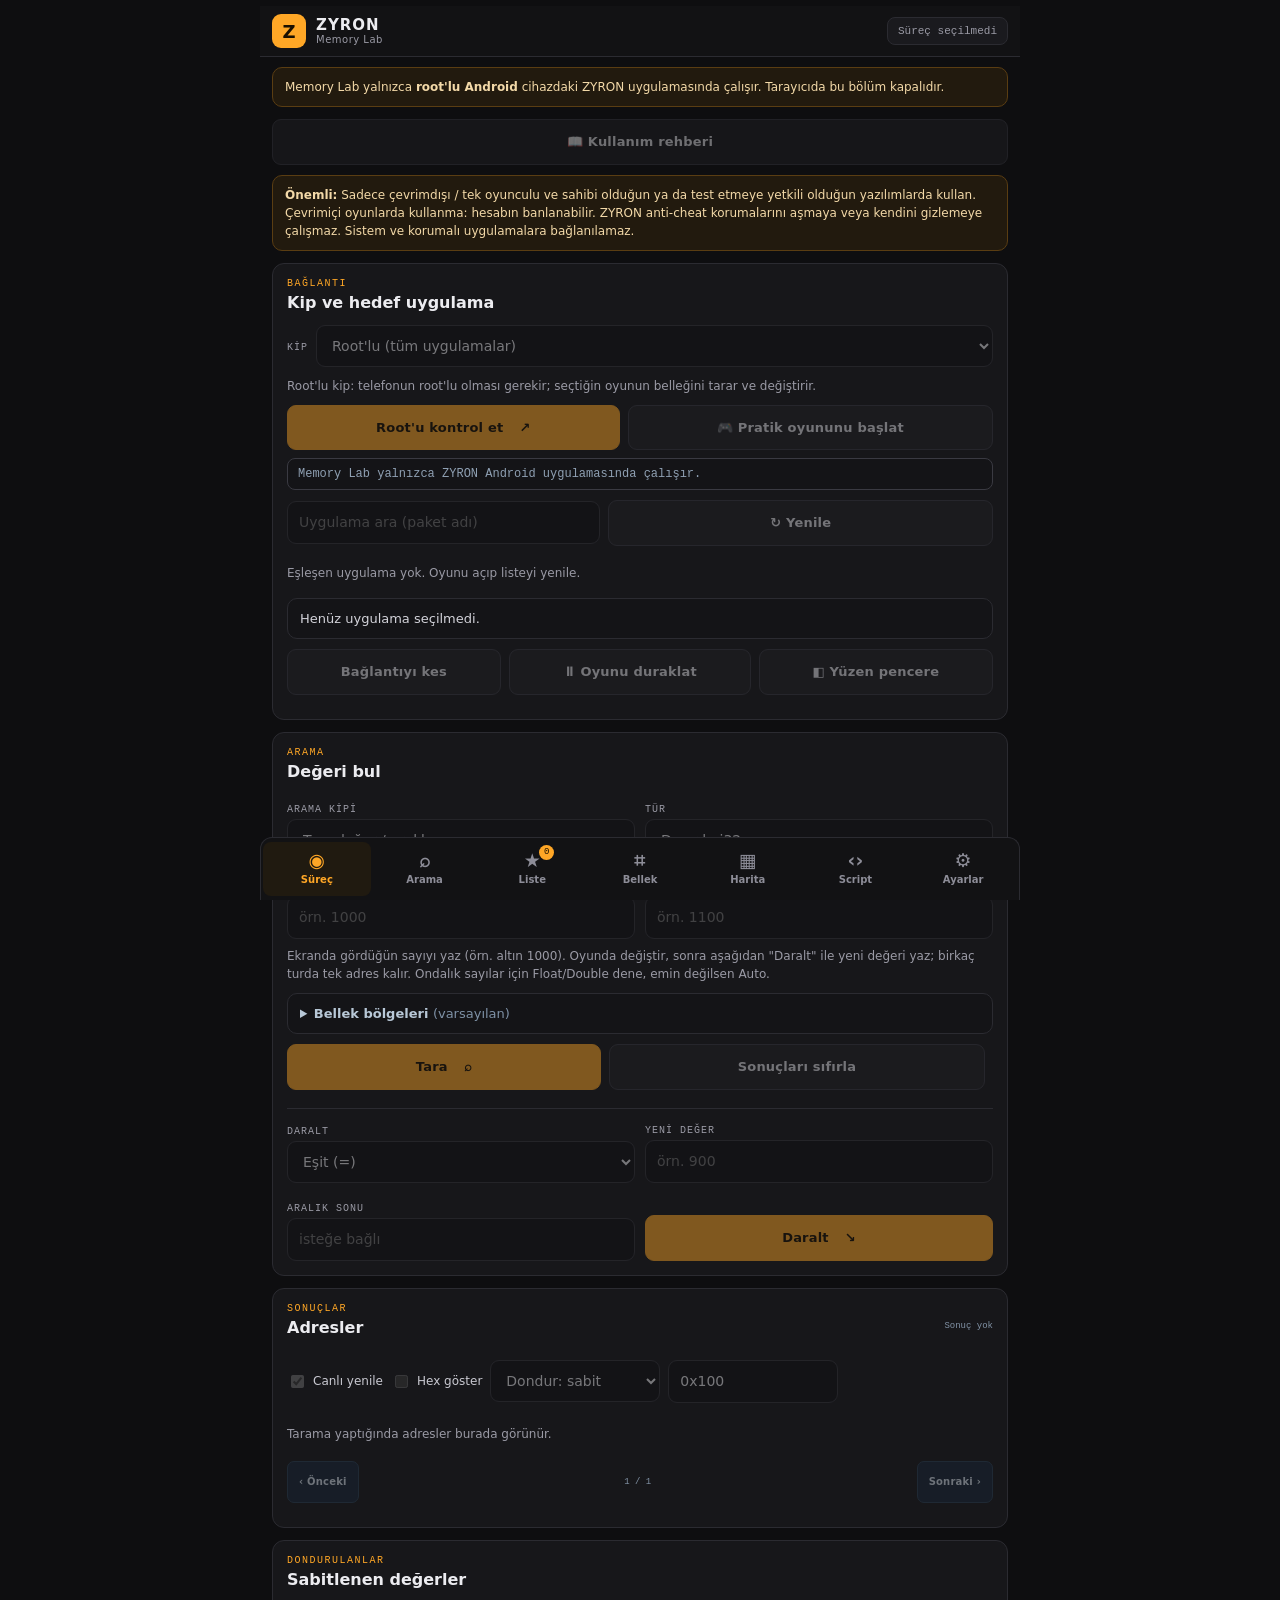
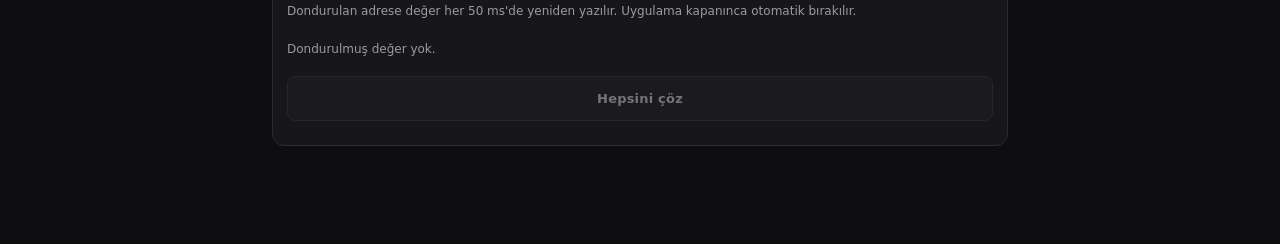
<file: index.html>
<!doctype html><html lang="tr"><head><meta charset="utf-8"><meta name="viewport" content="width=device-width,initial-scale=1"><meta http-equiv="refresh" content="0;url=./web/"><title>ZYRON</title></head><body><p>ZYRON açılıyor… <a href="./web/">Devam et</a></p><script>location.replace('./web/')</script></body></html>
</file>
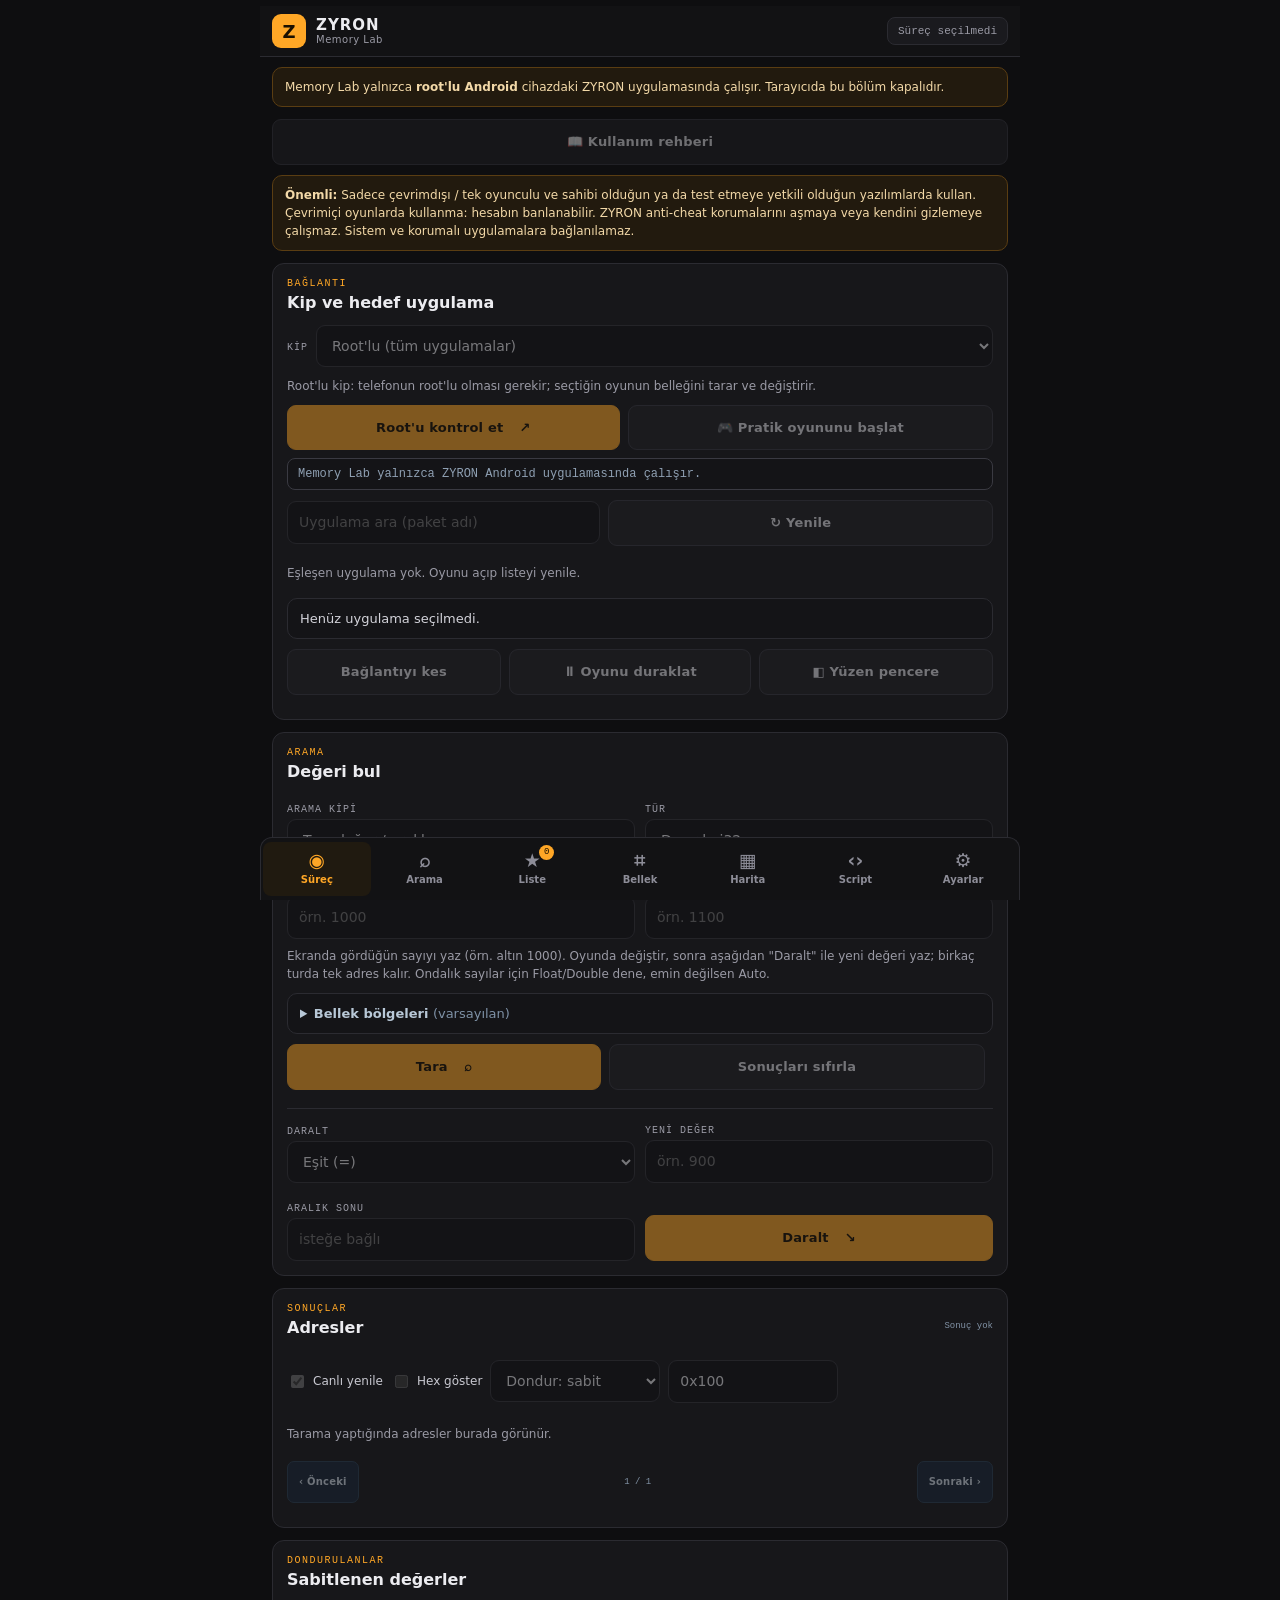
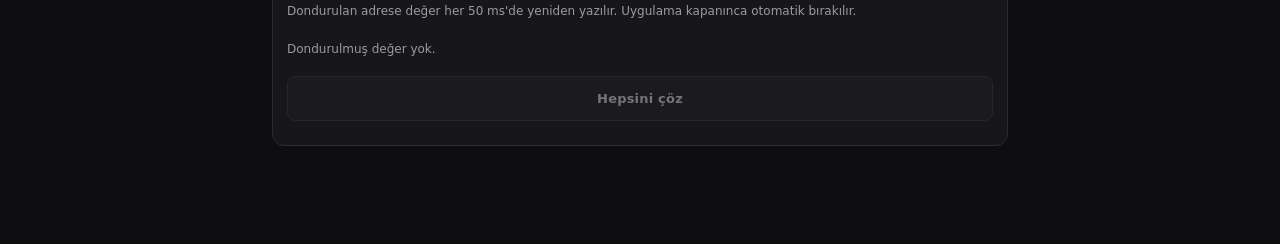
<file: web/index.html>
<!doctype html>
<html lang="tr">
<head>
<meta charset="utf-8"><meta name="viewport" content="width=device-width,initial-scale=1,viewport-fit=cover">
<meta name="theme-color" content="#0e0e10"><meta name="description" content="ZYRON Memory Lab — Game Guardian tarzı bellek aracı (root gerekir).">
<link rel="manifest" href="./manifest.webmanifest"><link rel="icon" href="./icon.svg"><link rel="stylesheet" href="./styles.css">
<title>ZYRON Memory Lab</title>
</head>
<body class="gg">
<main id="memlab" class="view active">
<header class="gg-top"><span class="gg-logo">Z</span><div class="gg-title"><b>ZYRON</b><small>Memory Lab</small></div><div class="gg-proc" id="ml-topproc">Süreç seçilmedi</div></header>
<div class="ml-banner" id="ml-banner" hidden>Memory Lab yalnızca <b>root'lu Android</b> cihazdaki ZYRON uygulamasında çalışır. Tarayıcıda bu bölüm kapalıdır.</div>

<div class="ml-panel active" id="ml-p-proc">
<div class="ml-line"><button class="btn-ghost" type="button" data-open-tab="guide">📖 Kullanım rehberi</button></div>
<div class="ml-warning ml-hide-overlay"><b>Önemli:</b> Sadece çevrimdışı / tek oyunculu ve sahibi olduğun ya da test etmeye yetkili olduğun yazılımlarda kullan. Çevrimiçi oyunlarda kullanma: hesabın banlanabilir. ZYRON anti-cheat korumalarını aşmaya veya kendini gizlemeye çalışmaz. Sistem ve korumalı uygulamalara bağlanılamaz.</div>

<article class="surface-card ml-card" id="ml-step-1">
<div class="eyebrow">BAĞLANTI</div><h3>Kip ve hedef uygulama</h3>
<div class="ml-line"><label class="cpm-label" for="ml-mode">KİP</label><select class="cpm-input" id="ml-mode"><option value="root">Root'lu (tüm uygulamalar)</option><option value="user">Rootsuz (pratik oyunu)</option></select></div>
<p class="fine" id="ml-mode-note">Root'lu kip: telefonun root'lu olması gerekir; seçtiğin oyunun belleğini tarar ve değiştirir.</p>
<div class="ml-line"><button class="btn-primary" id="ml-root" type="button">Root'u kontrol et <span>↗</span></button><button class="btn-ghost" id="ml-practice" type="button" hidden>🎮 Pratik oyununu başlat</button><span class="ml-status" id="ml-status" role="status">…</span></div>
<div class="ml-line"><input class="cpm-input" id="ml-proc-q" placeholder="Uygulama ara (paket adı)" data-needs-root><button class="btn-ghost" id="ml-proc-refresh" type="button" data-needs-root>↻ Yenile</button></div>
<div class="ml-procs" id="ml-procs"></div>
<div class="ml-attached" id="ml-attached">Henüz uygulama seçilmedi.</div>
<div class="ml-line"><button class="btn-ghost" id="ml-detach" type="button" hidden>Bağlantıyı kes</button><button class="btn-ghost" id="ml-pause" type="button" data-needs-root title="Oyunu dondurur; arama yaparken değerlerin değişmesini engeller">⏸ Oyunu duraklat</button><button class="btn-ghost" id="ml-float" type="button" hidden>◧ Yüzen pencere</button></div>
</article>

</div>
<div class="ml-panel active" id="ml-p-search">
<article class="surface-card ml-card" id="ml-step-3"><div class="eyebrow">ARAMA</div><h3>Değeri bul</h3>
<div class="ml-grid">
<div><label class="cpm-label" for="ml-smode">ARAMA KİPİ</label><select class="cpm-input" id="ml-smode" data-needs-root><option value="exact">Tam değer / aralık</option><option value="fuzzy">Bulanık (bilinmeyen değer)</option><option value="group">Grup (100;200;300::512)</option><option value="text">Metin</option><option value="bytes">Bayt dizisi (hex)</option></select></div>
<div><label class="cpm-label" for="ml-type">TÜR</label><select class="cpm-input" id="ml-type" data-needs-root><option value="auto">Auto</option><option value="i32" selected>Dword · i32</option><option value="f32">Float · f32</option><option value="i64">Qword · i64</option><option value="f64">Double · f64</option><option value="i16">Word · i16</option><option value="i8">Byte · i8</option><option value="xor">XOR</option></select></div>
<div><label class="cpm-label" for="ml-value" id="ml-value-label">DEĞER</label><input class="cpm-input" id="ml-value" inputmode="text" autocomplete="off" placeholder="örn. 1000" data-needs-root></div>
<div id="ml-value2-wrap"><label class="cpm-label" for="ml-value2">ARALIK SONU (isteğe bağlı)</label><input class="cpm-input" id="ml-value2" inputmode="decimal" placeholder="örn. 1100" data-needs-root></div>
<div id="ml-enc-wrap" hidden><label class="cpm-label" for="ml-enc">KODLAMA</label><select class="cpm-input" id="ml-enc" data-needs-root><option value="utf8">UTF-8</option><option value="utf16">UTF-16 (LE)</option></select></div>
</div>
<p class="fine" id="ml-hint">Ekranda gördüğün sayıyı yaz (örn. altın 1000). Oyunda değiştir, sonra aşağıdan "Daralt" ile yeni değeri yaz; birkaç turda tek adres kalır. Ondalık sayılar için Float/Double dene, emin değilsen Auto.</p>
<details class="ml-regions-box"><summary>Bellek bölgeleri <span id="ml-regions-sum">(varsayılan)</span></summary><div id="ml-regions" class="ml-regions"></div><p class="fine">Aramayı hızlandırmak için sadece gerekli bölgeleri seç. Çoğu oyun değeri C++ yığını (Ch), Ca, Anonim (A) veya Java yığınında (Ja) tutar. Kod bölgeleri (Xa/Xs) yalnızca okunur; oralara yazılmaz.</p></details>
<div class="ml-line"><button class="btn-primary" id="ml-scan" type="button" data-needs-root>Tara <span>⌕</span></button><button class="btn-ghost" id="ml-reset" type="button" data-needs-root>Sonuçları sıfırla</button><span class="fine" id="ml-busy" role="status"></span></div>
<div class="ml-grid ml-next">
<div><label class="cpm-label" for="ml-rmode">DARALT</label><select class="cpm-input" id="ml-rmode" data-needs-root><option value="eq">Eşit (=)</option><option value="ne">Eşit değil (≠)</option><option value="gt">Büyük (&gt;)</option><option value="lt">Küçük (&lt;)</option><option value="changed">Değişti</option><option value="unchanged">Değişmedi</option><option value="inc">Arttı</option><option value="dec">Azaldı</option><option value="incby">Şu kadar arttı</option><option value="decby">Şu kadar azaldı</option></select></div>
<div><label class="cpm-label" for="ml-nvalue">YENİ DEĞER</label><input class="cpm-input" id="ml-nvalue" inputmode="decimal" placeholder="örn. 900" data-needs-root></div>
<div><label class="cpm-label" for="ml-nvalue2">ARALIK SONU</label><input class="cpm-input" id="ml-nvalue2" inputmode="decimal" placeholder="isteğe bağlı" data-needs-root></div>
<div class="ml-align"><button class="btn-primary" id="ml-next" type="button" data-needs-root>Daralt <span>↘</span></button></div>
</div></article>

<article class="surface-card ml-card"><div class="card-heading"><div><div class="eyebrow">SONUÇLAR</div><h3>Adresler</h3></div><span class="subtle-count" id="ml-count">Sonuç yok</span></div>
<div class="ml-line ml-tools">
<label class="ml-live"><input type="checkbox" id="ml-live" checked data-needs-root> Canlı yenile</label>
<label class="ml-live"><input type="checkbox" id="ml-hexdisp" data-needs-root> Hex göster</label>
<select class="cpm-input ml-small" id="ml-fmode" data-needs-root title="Dondurma kipi"><option value="n">Dondur: sabit</option><option value="inc">Dondur: yalnız artabilir</option><option value="dec">Dondur: yalnız azalabilir</option></select>
<input class="cpm-input ml-small" id="ml-ptr-off" value="0x100" aria-label="İşaretçi arama azami ofset" title="İşaretçi arama için azami ofset" data-needs-root>
</div>
<div id="ml-results" class="ml-results"></div>
<div class="ml-line ml-pager"><button class="btn-ghost" id="ml-prev" type="button" data-needs-root>‹ Önceki</button><span class="subtle-count" id="ml-page">1 / 1</span><button class="btn-ghost" id="ml-nextpage" type="button" data-needs-root>Sonraki ›</button></div>
<div class="ml-bulk" id="ml-bulk" hidden>
<div class="ml-line"><button class="btn-ghost" id="ml-saveall" type="button" data-needs-root>Sayfadakileri kayıtlı listeye ekle</button></div>
<label class="cpm-label" for="ml-setall-value">TÜM SONUÇLARA YAZ (en fazla 2000 adres)</label><div class="ml-line"><input class="cpm-input" id="ml-setall-value" inputmode="decimal" placeholder="yazılacak değer" data-needs-root><button class="btn-ghost" id="ml-setall-btn" type="button" data-needs-root>Hepsine yaz</button></div>
<label class="cpm-label" for="ml-shift">OFSET EKLE (sonuç adreslerini kaydır)</label><div class="ml-line"><input class="cpm-input ml-small" id="ml-shift" value="4" inputmode="numeric" data-needs-root><select class="cpm-input ml-small" id="ml-shift-type" data-needs-root><option value="">tür aynı</option><option value="i32">i32</option><option value="f32">f32</option><option value="i64">i64</option><option value="f64">f64</option><option value="i16">i16</option><option value="i8">i8</option></select><button class="btn-ghost" id="ml-shift-btn" type="button" data-needs-root>Ofseti uygula</button></div>
</div>
</article>
<article class="surface-card ml-card"><div class="eyebrow">DONDURULANLAR</div><h3>Sabitlenen değerler</h3><p class="cpm-help">Dondurulan adrese değer her 50 ms'de yeniden yazılır. Uygulama kapanınca otomatik bırakılır.</p><div class="profile-list" id="ml-frozen"></div><div class="ml-line"><button class="btn-ghost" id="ml-unfreeze-all" type="button" data-needs-root>Hepsini çöz</button></div></article>
</div>

<div class="ml-panel" id="ml-p-saved">
<article class="surface-card ml-card"><div class="eyebrow">KAYITLI LİSTE</div><h3>Sık kullandığın adresler</h3>
<p class="cpm-help" id="ml-saved-note">Sonuçlardan ＋ ile buraya ekle: adı değiştir, değeri düzenle, dondur. Adresler yalnızca oyun kapanana kadar geçerlidir.</p>
<div class="ml-line"><button class="btn-ghost" id="ml-saved-freezeall" type="button" data-needs-root>Hepsini dondur</button><button class="btn-ghost" id="ml-saved-unfreezeall" type="button" data-needs-root>Hepsini çöz</button><button class="btn-ghost" id="ml-saved-export" type="button">↓ JSON</button><label class="btn-ghost file-pick">↑ JSON<input id="ml-saved-import" type="file" accept=".json,application/json"></label><button class="btn-ghost danger" id="ml-saved-clear" type="button">Temizle</button></div>
<div id="ml-saved" class="ml-results"></div></article>
</div>

<div class="ml-panel" id="ml-p-hex">
<article class="surface-card ml-card"><div class="eyebrow">BELLEK DÜZENLEYİCİ</div><h3>Hex görüntüleyici</h3>
<div class="ml-line"><input class="cpm-input" id="ml-hex-addr" placeholder="Adres, örn. 0x7ff0a123c0" data-needs-root><select class="cpm-input ml-small" id="ml-hex-len" data-needs-root><option value="128">128 B</option><option value="256" selected>256 B</option><option value="512">512 B</option></select><button class="btn-primary" id="ml-hex-go" type="button" data-needs-root>Git</button></div>
<div class="ml-line"><button class="btn-ghost" id="ml-hex-prev" type="button" data-needs-root>‹ Önceki</button><button class="btn-ghost" id="ml-hex-next" type="button" data-needs-root>Sonraki ›</button></div>
<div class="ml-hexview" id="ml-hexview"><p class="fine">Bir adres yazıp "Git"e bas, ya da sonuçlardan "Hex" seç.</p></div>
<div class="ml-hexsel" id="ml-hex-sel">Seçili bayt yok. Bir baytın üstüne dokun.</div>
<div class="ml-hexvals" id="ml-hex-vals"></div>
<label class="cpm-label" for="ml-hex-write">SEÇİLİ ADRESE BAYT YAZ (hex, en fazla 64 bayt)</label>
<div class="ml-line"><input class="cpm-input" id="ml-hex-write" placeholder="örn. 90 90 90 90" data-needs-root><button class="btn-ghost" id="ml-hex-write-btn" type="button" data-needs-root>Yaz</button></div>
</article>
<article class="surface-card ml-card"><div class="eyebrow">BELLEK DÖKÜMÜ</div><h3>Görüntülenen adresten dosyaya</h3><p class="cpm-help">Dosya uygulamanın dışa açık klasörüne yazılır; yolu aşağıda görünür.</p>
<div class="ml-line"><select class="cpm-input ml-small" id="ml-dump-len" data-needs-root><option value="4096">4 KB</option><option value="65536">64 KB</option><option value="1048576">1 MB</option><option value="16777216">16 MB</option></select><input class="cpm-input" id="ml-dump-name" placeholder="dosya adı (örn. dump1.bin)" data-needs-root><button class="btn-ghost" id="ml-dump-btn" type="button" data-needs-root>Dökümü kaydet</button></div>
<div class="ml-hexsel" id="ml-dump-result"></div></article>
</div>

<div class="ml-panel" id="ml-p-maps">
<article class="surface-card ml-card"><div class="eyebrow">BELLEK HARİTASI</div><h3>Bölgeler</h3>
<div class="ml-line"><select class="cpm-input ml-small" id="ml-maps-filter" data-needs-root><option value="">Tüm bölgeler</option></select><button class="btn-ghost" id="ml-maps-refresh" type="button" data-needs-root>↻ Yenile</button><button class="btn-ghost" id="ml-maps-more" type="button" data-needs-root hidden>Daha fazla</button></div>
<div id="ml-maps" class="ml-maps"></div></article>
</div>

<div class="ml-panel" id="ml-p-script">
<article class="surface-card ml-card"><div class="eyebrow">SCRIPT</div><h3>JavaScript ile otomasyon</h3>
<p class="cpm-help">Game Guardian'ın <code>gg</code> API'si. <b>Lua</b> (Lua 5.3'ün büyük bir alt kümesi, GG scriptleri gibi senkron yazılır) veya <b>JavaScript</b> (<code>await</code> ile) seç. Yalnızca kendi yazdığın veya güvendiğin scriptleri çalıştır: script bağlı uygulamanın belleğine yazabilir.</p>
<div class="ml-line"><select class="cpm-input ml-small" id="ml-script-lang" aria-label="Script dili"><option value="lua" selected>Lua</option><option value="js">JavaScript</option></select><select class="cpm-input" id="ml-script-sel"></select><input class="cpm-input" id="ml-script-name" placeholder="script adı" maxlength="40"><button class="btn-ghost" id="ml-script-save" type="button">Kaydet</button><button class="btn-ghost danger" id="ml-script-del" type="button">Sil</button></div>
<textarea class="ml-code" id="ml-script-code" spellcheck="false" autocapitalize="off" autocomplete="off" rows="14"></textarea>
<div class="ml-line"><button class="btn-primary" id="ml-script-run" type="button" data-needs-root>▶ Çalıştır</button><button class="btn-ghost" id="ml-script-stop" type="button" disabled>■ Durdur</button><button class="btn-ghost" id="ml-script-clear" type="button">Konsolu temizle</button></div>
<pre class="ml-console" id="ml-script-out" role="log">Konsol hazır.</pre>
<details class="ml-api"><summary>gg API başvurusu</summary><pre class="ml-apitext">Tüm gg.* çağrıları Promise döner: await kullan. print(...) konsola yazar.

Sabitler
  gg.TYPE_AUTO TYPE_BYTE TYPE_WORD TYPE_DWORD TYPE_QWORD TYPE_FLOAT TYPE_DOUBLE TYPE_XOR
  gg.REGION_ANONYMOUS C_HEAP C_ALLOC C_DATA C_BSS JAVA_HEAP JAVA STACK ASHMEM VIDEO CODE_APP CODE_SYS OTHER (| ile birleştir)
  gg.SIGN_EQUAL NOT_EQUAL GREATER LESS FUZZY_EQUAL FUZZY_NOT_EQUAL FUZZY_GREATER FUZZY_LESS

Arama
  gg.setRanges(maske) / gg.getRanges()
  gg.searchNumber(metin, tür=AUTO, _, işaret=EQUAL)   metin: "100", "10~20", "100;200;300::512" (grup, harf eki: D=dword F=float E=double Q=qword W=word B=byte)
  gg.refineNumber(metin, tür, _, işaret)               işaret: EQUAL, NOT_EQUAL, GREATER, LESS, FUZZY_*
  gg.searchFuzzy(fark=0, işaret=FUZZY_EQUAL, tür=AUTO)
  gg.searchPointer(azamiOfset)                         (ilk sonuç için)
  gg.getResultsCount() / gg.getResults(adet, atla)     [{address,value,flags}]
  gg.clearResults()

Düzenleme
  gg.editAll(değer, tür)  gg.getValues(liste)  gg.setValues([{address,flags,value,freeze:true,freezeMode:'inc'|'dec'}])
  gg.addListItems(liste)  gg.getListItems()  gg.removeListItems(liste)  gg.clearList()

Süreç ve diğer
  gg.getTargetInfo()  gg.getTargetPackage()  gg.processPause()  gg.processResume()
  gg.getRangesList()  gg.dumpMemory(başlangıç, bitiş)
  gg.sleep(ms)  gg.toast(m)  gg.alert(m)  gg.prompt(m, varsayılan)  gg.choice(liste, _, m)  gg.copyText(m)

Farklar: Lua yerine JavaScript. Bellek aralığı (from/to) ve limit parametreleri yok sayılır. ASM/disassembler ve hız hilesi desteklenmez.</pre></details>
</article>
</div>
<div class="ml-panel" id="ml-p-guide">
<article class="surface-card ml-card"><div class="card-heading"><div><div class="eyebrow">REHBER</div><h3>Nasıl kullanılır?</h3></div><button class="btn-ghost" type="button" data-open-tab="proc">‹ Geri</button></div>
<p class="fine">Başlıklara dokunup aç. Root'lu telefon gerekir; çevrimiçi oyunlarda kullanma.</p>
<details class="ml-guide" open><summary>1 · Kurulum ve root</summary><ol><li>APK'yı GitHub'da <b>Releases → latest → zyron-memory-lab.apk</b> adresinden indir, kur ("bilinmeyen kaynak" iznini ver).</li><li>Telefon <b>root'lu</b> olmalı (Magisk gibi). Root yoksa bu bölüm çalışmaz.</li></ol></details>
<details class="ml-guide"><summary>2 · Oyuna bağlanma</summary><ol><li><b>Süreç</b> sekmesinde <b>Root'u kontrol et</b>'e bas, Magisk'te <b>Ver</b>.</li><li>Oyunu aç, ZYRON'a dön, <b>Yenile</b>'ye bas.</li><li>Listeden oyunu seç. Üstte adı görünür ve Arama açılır.</li></ol></details>
<details class="ml-guide"><summary>3 · Değer bulma (altın 1000 örneği)</summary><ol><li><b>Arama</b>: Tür Dword, Değer <code>1000</code>, <b>Tara</b>.</li><li>Oyunda altını değiştir (900 oldu). <b>Daralt</b>'ta Değer <code>900</code>, <b>Daralt</b>.</li><li>1–3 adres kalana kadar tekrarla.</li><li>Değeri yazıp <b>Yaz</b>'a bas. Sabit kalsın istersen <b>❄</b>.</li></ol><p class="fine">Küsuratlı sayı: Float. Çok büyük sayı: Qword. Emin değilsen Auto.</p></details>
<details class="ml-guide"><summary>4 · Değeri bilmiyorsan (bulanık)</summary><ol><li>Arama kipi <b>Bulanık</b> → <b>Tara</b>.</li><li>Oyunda değeri değiştir (azalt/artır).</li><li><b>Daralt</b>'ta Arttı / Azaldı / Değişti / Değişmedi seç. Tekrarla.</li></ol></details>
<details class="ml-guide"><summary>5 · Dondurma</summary><p class="fine">❄ değeri her 50 ms'de yeniden yazar. Kipler: <b>sabit</b>, <b>yalnız artabilir</b> (can/para düşmesin), <b>yalnız azalabilir</b>. Dondurulanlar sayfanın altında listelenir; uygulama kapanınca bırakılır.</p></details>
<details class="ml-guide"><summary>6 · Liste, Bellek, Harita</summary><ul><li><b>Liste:</b> ＋ ile ekle, adlandır, düzenle, dondur, dışa/içe aktar.</li><li><b>Bellek:</b> adresi hex olarak gör, bayta dokun, bayt yaz, dosyaya dök.</li><li><b>Harita:</b> bellek bölgeleri; dokununca Bellek'te açılır.</li><li>Sonuçta <b>⋯</b>: işaretçi ara / işaretçiye git.</li></ul></details>
<details class="ml-guide"><summary>7 · Script (Lua / JavaScript)</summary><p class="fine"><b>Script</b> sekmesinde dili (<b>Lua</b> veya JavaScript) ve bir şablonu seç, <b>Çalıştır</b>. Lua scriptleri GG gibi yazılır: <code>gg.searchNumber('1000', gg.TYPE_DWORD)</code>, <code>gg.getResults(10)</code>, <code>gg.editAll('99999', gg.TYPE_DWORD)</code>. Lua 5.3'ün büyük bir alt kümesidir; 64 bit tamsayı ve karmaşık <code>goto</code> yoktur. Yalnızca güvendiğin scriptleri çalıştır.</p></details>
<details class="ml-guide"><summary>8 · Yüzen pencere</summary><ol><li>Önce ana uygulamada root'u ve oyunu seç.</li><li><b>Süreç</b>'te <b>Yüzen pencere</b>'ye bas; "diğer uygulamaların üzerinde göster" ve bildirim izni ver, tekrar bas.</li><li>Oyunda <b>Z</b> baloncuğuna dokun: panel açılır. Başlıktan sürükle, — küçült, ✕ kapat.</li></ol></details>
<details class="ml-guide"><summary>9 · Sorun giderme</summary><ul><li><b>Root alınamadı:</b> Magisk'te ZYRON'a izin ver.</li><li><b>Liste boş:</b> önce oyunu aç, sonra Yenile.</li><li><b>Bulunamadı:</b> türü değiştir, bölgeleri genişlet, değeri ekrandaki gibi yaz.</li><li><b>Değer geri dönüyor:</b> ❄ ile dondur. Çevrimiçi oyunda sunucu geri alır.</li><li><b>Oyun donuk:</b> Süreç'te <b>Oyunu sürdür</b>.</li></ul></details>
<details class="ml-guide"><summary>10 · Uyarılar</summary><p class="fine">Yalnızca çevrimdışı veya sahibi olduğun yazılımlarda kullan. Çevrimiçi oyunlarda hesabın banlanır. Hız hilesi, gizlenme, ASM yama ve Lua yok. Sistem ve korumalı uygulamalara bağlanılamaz.</p></details>
</article></div>
<div class="ml-panel" id="ml-p-settings">
<article class="surface-card ml-card"><div class="eyebrow">AYARLAR</div><h3>Veriler</h3>
<div class="ml-line"><button class="btn-ghost" type="button" data-open-tab="guide">📖 Kullanım rehberi</button></div>
<div class="ml-line"><button class="btn-ghost" id="ml-set-clear-saved" type="button">Kayıtlı listeyi temizle</button><button class="btn-ghost" id="ml-set-clear-scripts" type="button">Kayıtlı scriptleri sil</button></div>
<p class="fine">Kayıtlı liste ve scriptler yalnızca bu cihazda, uygulamanın içinde saklanır.</p></article>
<article class="surface-card ml-card"><div class="eyebrow">DESTEKLENENLER</div><h3>Ne yapabilir?</h3>
<ul class="ml-feat">
<li>Tam değer, aralık, bulanık, grup, metin, bayt, XOR ve Auto arama</li>
<li>Daralt: eşit, eşit değil, büyük, küçük, değişti, değişmedi, arttı, azaldı, kadar arttı/azaldı</li>
<li>Değer yaz, toplu yaz, dondur (sabit / yalnız artsın / yalnız azalsın), ofset kaydır</li>
<li>İşaretçi ara ve işaretçiye git</li>
<li>Kayıtlı liste (dışa/içe aktar), hex görüntüleyici ve bayt yazma, bellek haritası, bellek dökümü</li>
<li>Oyunu duraklat / sürdür, yüzen pencere</li>
<li><b>Lua 5.3 alt kümesi</b> ve JavaScript ile GG tarzı <code>gg</code> script API'si</li>
</ul></article>
<article class="surface-card ml-card"><div class="eyebrow">DESTEKLENMEYENLER</div><h3>Bilerek yok</h3>
<ul class="ml-feat"><li>Hız hilesi</li><li>Kendini gizleme ve anti-cheat atlatma</li><li>ASM yama / disassembler</li><li>Tam Lua uyumu (64 bit tamsayı, goto, string.pack gibi kısımlar yok)</li></ul></article>
<article class="surface-card ml-card"><div class="eyebrow">HAKKINDA</div><h3>ZYRON Memory Lab <span class="ml-ver">v2.0</span></h3>
<p class="fine">Yalnızca çevrimdışı veya sahibi olduğun / test etmeye yetkili olduğun yazılımlarda kullan. Çevrimiçi oyunlarda hesabın banlanabilir ve değerler çoğunlukla sunucuda tutulur. Sistem ve korumalı uygulamalara bağlanılamaz.</p></article>
</div>
<nav class="ml-tabs" aria-label="Memory Lab">
<button type="button" class="ml-tab active" data-mltab="proc"><i>◉</i><span>Süreç</span></button>
<button type="button" class="ml-tab" data-mltab="search"><i>⌕</i><span>Arama</span></button>
<button type="button" class="ml-tab" data-mltab="saved"><i>★</i><span>Liste</span><b id="ml-saved-badge">0</b></button>
<button type="button" class="ml-tab" data-mltab="hex"><i>⌗</i><span>Bellek</span></button>
<button type="button" class="ml-tab" data-mltab="maps"><i>▦</i><span>Harita</span></button>
<button type="button" class="ml-tab" data-mltab="script"><i>‹›</i><span>Script</span></button>
<button type="button" class="ml-tab" data-mltab="settings"><i>⚙</i><span>Ayarlar</span></button>
</nav>
</main>
<div class="toast" id="toast" role="status"></div>
<script src="./lua.js" defer></script>
<script src="./memlab.js" defer></script>
</body>
</html>
</file>
<file: web/styles.css>
:root{color-scheme:dark;--bg:#0e0e10;--panel:#17171a;--panel2:#1e1e22;--line:#2b2b31;--text:#ececf0;--muted:#9a9aa5;--mint:#ffa726;--mint2:#fb8c00;--blue:#8bb8ff;--mono:ui-monospace,'DM Mono',Menlo,monospace;--sans:system-ui,'Manrope',-apple-system,Roboto,sans-serif;--tabh:62px}
*{box-sizing:border-box}
body{margin:0;background:var(--bg);color:var(--text);font:14px/1.6 var(--sans);min-height:100vh}
button,input,select{font:inherit}
button{cursor:pointer}
.btn-primary,.btn-ghost{border-radius:9px;padding:12px 16px;font-size:11px;font-weight:800;letter-spacing:.2px;display:inline-flex;align-items:center;justify-content:center;gap:16px}
.btn-primary{background:var(--mint);border:1px solid var(--mint);color:#071410;box-shadow:0 5px 24px #7df4d51c}
.btn-primary:hover{background:#a4ffe8;transform:translateY(-1px)}
.btn-ghost{background:#ffffff08;border:1px solid #3b5361;color:#e2ebf4}
.btn-ghost:hover{border-color:var(--mint);color:var(--mint)}
.card-heading{display:flex;justify-content:space-between;align-items:center}
.card-heading h3{font-size:16px;margin:5px 0}
.subtle-count{font:9px var(--mono);color:#8192a5}
.profile-list{display:flex;flex-wrap:wrap;gap:8px;margin-top:12px}
.profile-chip{font-size:10px;color:#b9c7d5;background:#172638;border:1px solid #2b4055;padding:6px 9px;border-radius:7px}
.profile-chip button{background:transparent;border:0;color:var(--mint);font-size:10px;margin-left:6px}
.privacy-card h3{font-size:17px;margin:8px 0}
.privacy-card p{font-size:11px;color:#91a2b5;max-width:340px}
.disclaimer{font-size:10px;color:#63758b;margin:18px 2px}
.list-heading h3{margin:0;font-size:16px}
.toast{position:fixed;bottom:20px;right:22px;padding:11px 15px;background:#17352f;border:1px solid #3b7868;color:var(--mint);border-radius:9px;font-size:11px;opacity:0;transform:translateY(8px);transition:.2s;pointer-events:none;z-index:10}
.toast.show{opacity:1;transform:translateY(0)}
@keyframes spin{to{transform:rotate(332deg)}}
@media(max-width:720px){h1{font-size:56px}.surface-card{padding:15px}.disclaimer{font-size:9px}}
.cpm-label{display:block;font:9px var(--mono);letter-spacing:1px;color:#9db0c3;margin:17px 0 7px}
.cpm-input{width:100%;min-width:0;background:#080f19;border:1px solid #2b4052;border-radius:8px;padding:12px;color:#edf5fb;font-size:12px}
.cpm-input:focus{outline:1px solid var(--mint);border-color:var(--mint)}
.ml-card{margin-top:13px}
.ml-card h3{font-size:17px;margin:4px 0}
.ml-line{display:flex;align-items:center;gap:10px;flex-wrap:wrap;margin-top:12px}
.ml-line .cpm-input{flex:1;min-width:140px}
.ml-status{font:10px var(--mono);color:#9db0c3;padding:7px 10px;border:1px solid #30465a;border-radius:8px;background:#0b141f}
.ml-status.ml-ok{color:var(--mint);border-color:#2d5146;background:#10251f}
.ml-banner{padding:13px 15px;border:1px solid #6d5b37;background:#211e16;color:#f0d59a;border-radius:10px;font-size:11px;margin-bottom:12px}
.ml-warning{padding:13px 15px;border:1px solid #4f4935;background:#1b1a14;color:#e6d6a8;border-radius:10px;font-size:11px;line-height:1.7;margin-bottom:6px}
.ml-card.done{border-color:#2d5146}
.ml-procs{display:grid;grid-template-columns:repeat(auto-fill,minmax(210px,1fr));gap:8px;margin-top:12px;max-height:230px;overflow:auto}
.ml-proc{display:flex;flex-direction:column;text-align:left;gap:2px;padding:10px 12px;background:#111d2b;border:1px solid #2a4055;border-radius:9px;color:#d7e2ed}
.ml-proc:hover{border-color:var(--mint)}
.ml-proc strong{font-size:11px;overflow-wrap:anywhere}
.ml-proc small{font:9px var(--mono);color:#7e91a6}
.ml-attached{margin-top:12px;font-size:11px;color:#9aadc0}
.ml-attached strong{color:var(--mint)}
.ml-attached small{color:#7e91a6;font-family:var(--mono)}
.ml-dot{display:inline-block;width:7px;height:7px;border-radius:50%;background:var(--mint);box-shadow:0 0 9px var(--mint);margin-right:6px}
.ml-grid{display:grid;grid-template-columns:repeat(4,1fr);gap:10px;margin-top:6px}
.ml-grid.ml-next{margin-top:18px;padding-top:6px;border-top:1px solid var(--line)}
.ml-grid .cpm-label{margin-top:10px}
.ml-align{display:flex;align-items:end}
.ml-align .btn-primary{width:100%}
.ml-results{display:grid;gap:7px;margin-top:14px}
.ml-row{display:grid;grid-template-columns:minmax(130px,1.2fr) minmax(100px,1fr) auto auto;gap:8px;align-items:center;padding:9px 11px;background:#101b29;border:1px solid var(--line);border-radius:9px}
.ml-row code{font:11px var(--mono);color:#9fb3c6;overflow-wrap:anywhere}
.ml-val{min-width:0;width:100%;background:#080f19;border:1px solid #2b4052;border-radius:7px;padding:8px 10px;color:var(--mint);font:12px var(--mono)}
.ml-val:focus{outline:1px solid var(--mint);border-color:var(--mint)}
.ml-row button,.ml-pager .btn-ghost,.ml-setall .btn-ghost{padding:8px 11px;font-size:10px;border-radius:7px;background:#172638;border:1px solid #2a4055;color:#d7e2ed}
.ml-pager{justify-content:space-between}
.ml-live{font-size:10px;color:#9aadc0;display:flex;align-items:center;gap:6px}
.ml-setall{margin-top:16px;padding-top:6px;border-top:1px solid var(--line)}
.ml-card button:disabled,.ml-card input:disabled,.ml-card select:disabled{opacity:.45;cursor:not-allowed}
@media(max-width:720px){.ml-grid{grid-template-columns:1fr 1fr}.ml-row{grid-template-columns:1fr 1fr}.ml-row code{grid-column:span 2}.ml-line .btn-primary,.ml-line .btn-ghost{flex:1}}
.ml-tab{white-space:nowrap;padding:9px 13px;border-radius:9px;border:1px solid #2a4055;background:#101b29;color:#b8c8d7;font-size:11px;font-weight:700}
.ml-tab b{color:var(--mint);font:10px var(--mono);margin-left:4px}
.ml-tab.active{background:linear-gradient(100deg,#122a2c,#101d2a);border-color:#31544f;color:#fff}
.ml-panel{display:none}
.ml-panel.active{display:block}
.ml-small{width:auto!important;min-width:0;flex:0 0 auto;max-width:170px}
.ml-regions-box{margin:14px 0 4px;border:1px solid var(--line);border-radius:10px;padding:10px 12px;background:#0b141f}
.ml-regions-box summary{cursor:pointer;font-size:11px;color:#b8c8d7;font-weight:700}
.ml-regions-box summary span{color:#7e91a6;font-weight:400}
.ml-regions{display:flex;flex-wrap:wrap;gap:6px;margin:10px 0}
.ml-chip{display:inline-flex;align-items:center;gap:5px;font-size:10px;color:#b8c8d7;background:#142131;border:1px solid #2a4055;border-radius:8px;padding:6px 9px}
.ml-chip b{color:var(--mint);font-family:var(--mono)}
.ml-chip input{accent-color:#38c9b0}
.ml-tools{margin:8px 0}
.ml-row{display:flex;flex-wrap:wrap;align-items:center;gap:8px;padding:9px 11px}
.ml-row code{flex:1 1 140px;min-width:0}
.ml-row .ml-val{flex:1 1 110px;width:auto}
.ml-row .ml-label{flex:1 1 100%;background:#080f19;border:1px solid #2b4052;border-radius:7px;padding:7px 10px;color:#e8eff7;font-size:11px}
.ml-ty{font:9px var(--mono);color:#7e91a6;text-transform:uppercase}
.ml-hexv{font:10px var(--mono);color:#9aadc0}
.ml-acts{display:flex;gap:6px;flex-wrap:wrap}
.ml-more{flex:1 1 100%;display:flex;gap:6px;flex-wrap:wrap}
.ml-more[hidden]{display:none}
.ml-row button.ml-on,.ml-on{background:#1a4a44!important;border-color:var(--mint)!important;color:var(--mint)!important}
.ml-bulk{margin-top:16px;padding-top:8px;border-top:1px solid var(--line)}
.ml-hexview{margin-top:14px;background:#080f19;border:1px solid var(--line);border-radius:10px;padding:10px;overflow-x:auto}
.ml-hrow{display:flex;align-items:center;gap:6px;font:11px var(--mono);white-space:nowrap}
.ml-hrow code{color:#7e91a6;margin-right:6px}
.hb{padding:2px 3px;border-radius:4px;color:#d7e2ed;cursor:pointer}
.hb:hover{background:#17352f}
.hb.sel{background:var(--mint);color:#071410}
.hasc{margin-left:8px;color:#8ca0b5;letter-spacing:1px}
.ml-hexsel{margin-top:10px;padding:9px 12px;border:1px solid #2d5146;background:#10251f;color:#a9dccc;border-radius:8px;font:10px var(--mono);overflow-wrap:anywhere}
.ml-hexvals{display:flex;flex-wrap:wrap;gap:6px;margin:8px 0}
.ml-hv{font:10px var(--mono);color:#d7e2ed;background:#142131;border:1px solid #2a4055;border-radius:7px;padding:5px 8px}
.ml-hv b{color:var(--mint);margin-right:4px}
.ml-maps{display:grid;gap:6px;margin-top:12px;max-height:480px;overflow:auto}
.ml-map{display:flex;flex-wrap:wrap;align-items:center;gap:8px;text-align:left;padding:8px 11px;background:#101b29;border:1px solid var(--line);border-radius:9px;color:#d7e2ed;font-size:10px}
.ml-map:hover{border-color:var(--mint)}
.ml-cls{font:700 10px var(--mono);color:#071410;background:var(--mint);border-radius:5px;padding:2px 6px;min-width:26px;text-align:center}
.ml-map code{font:10px var(--mono);color:#9fb3c6}
.ml-map em{font:10px var(--mono);color:#e4bb71;font-style:normal}
.ml-map small{flex:1 1 100%;color:#7e91a6;overflow-wrap:anywhere}
.ml-code{width:100%;margin-top:12px;background:#080f19;border:1px solid #2b4052;border-radius:10px;padding:12px;color:#d7f5ec;font:12px/1.55 var(--mono);resize:vertical;tab-size:2}
.ml-code:focus{outline:1px solid var(--mint);border-color:var(--mint)}
.ml-console{margin:12px 0 0;max-height:240px;min-height:90px;overflow:auto;white-space:pre-wrap;background:#0a111c;border:1px solid var(--line);border-radius:10px;padding:12px;color:#b8c9d8;font:11px/1.6 var(--mono)}
.ml-api{margin-top:12px;border:1px solid var(--line);border-radius:10px;padding:10px 12px;background:#0b141f}
.ml-api summary{cursor:pointer;font-size:11px;font-weight:700;color:#b8c8d7}
.ml-apitext{white-space:pre-wrap;color:#9fb3c6;font:10px/1.7 var(--mono);margin:10px 0 0;overflow-x:auto}
.cpm-help code{font:10px var(--mono);color:var(--mint)}
@media(max-width:720px){.ml-small{max-width:none;flex:1 1 40%}.ml-hrow{font-size:10px}}
html.overlay body{font-size:13px}
html.overlay .surface-card{padding:11px;border-radius:10px}
html.overlay .ml-card{margin-top:8px}
html.overlay .ml-row{padding:7px 8px}
html.overlay .toast{bottom:8px;right:8px;left:8px;text-align:center}
.fine{font-size:12px;line-height:1.5;color:#8fa0b3;margin:8px 0;font-weight:400}
.ml-card{margin-bottom:14px}
.ml-card h3{margin:2px 0 12px}
.ml-line{display:flex;flex-wrap:wrap;gap:8px;align-items:center;margin:10px 0}
.ml-line>input,.ml-line>select{flex:1 1 140px;min-width:0}
.ml-line>button{flex:1 1 auto}
.ml-line>.ml-status{flex:1 1 100%;font-size:12px;color:#8fa0b3}
.ml-procs{display:flex;flex-wrap:wrap;gap:6px;max-height:190px;overflow:auto;margin:6px 0}
.ml-procs:empty{display:none}
.ml-attached{font-size:13px;padding:10px 12px;border:1px solid var(--line);border-radius:10px;background:#0b121c;color:#b7c5d6;margin:8px 0}
.ml-warning{font-size:12px;line-height:1.5;padding:10px 12px;margin:0 0 12px}
.ml-warning b{display:inline}
.ml-tabs::-webkit-scrollbar{display:none}
.ml-tab{flex:0 0 auto;white-space:nowrap;padding:8px 14px;font-size:12px}
.ml-grid{display:grid;grid-template-columns:repeat(auto-fit,minmax(150px,1fr));gap:10px}
.ml-next{margin-top:12px;padding-top:12px;border-top:1px solid var(--line);align-items:end}
.ml-tools{align-items:center}
.ml-tools .ml-small{flex:1 1 130px}
.ml-live{display:flex;align-items:center;gap:6px;font-size:12px;color:#b7c5d6;flex:0 0 auto}
.ml-pager{justify-content:space-between}
.ml-pager button{flex:0 0 auto}
.ml-regions-box{margin:10px 0;border:1px solid var(--line);border-radius:10px;padding:10px 12px;background:#0b121c}
.ml-regions-box summary{cursor:pointer;font-size:13px;font-weight:700}
.ml-console,.ml-apitext{max-width:100%;overflow:auto;font-size:11px;line-height:1.5}
.ml-code{width:100%;box-sizing:border-box;min-height:220px}
.ml-row{flex-wrap:wrap}
.ml-hexview{overflow-x:auto}
@media(max-width:720px){body{padding-bottom:calc(70px + env(safe-area-inset-bottom))}.ml-grid{grid-template-columns:1fr 1fr}.ml-grid>div:nth-child(3):last-child{grid-column:1 / -1}}
html.overlay body{padding-bottom:0}
/* ===== ZYRON Memory Lab: Game Guardian tarzı tek ekran düzeni ===== */
html,body{background:var(--bg)}
body.gg{padding:0 0 calc(var(--tabh) + env(safe-area-inset-bottom));font:14px/1.5 var(--sans);color:var(--text)}
#memlab{max-width:760px;margin:0 auto;padding:0 12px 24px;display:block}
.gg-top{position:sticky;top:0;z-index:20;display:flex;align-items:center;gap:10px;margin:0 -12px 10px;padding:calc(8px + env(safe-area-inset-top)) 12px 8px;background:#121214;border-bottom:1px solid var(--line)}
.gg-logo{width:34px;height:34px;border-radius:9px;background:var(--mint);color:#1a1000;display:grid;place-items:center;font-weight:900;font-size:18px;flex:0 0 auto}
.gg-title{display:flex;flex-direction:column;line-height:1.1;flex:0 0 auto}
.gg-title b{font-size:15px;letter-spacing:1px}
.gg-title small{font-size:10px;color:var(--muted);letter-spacing:.5px}
.gg-proc{margin-left:auto;min-width:0;max-width:58%;padding:7px 10px;border:1px solid var(--line);border-radius:8px;background:#1a1a1e;color:var(--muted);font:11px var(--mono);white-space:nowrap;overflow:hidden;text-overflow:ellipsis}
.gg-proc.on{color:var(--mint);border-color:#5a3d12}
.ml-panel{display:none}.ml-panel.active{display:block}
.surface-card{background:var(--panel);border:1px solid var(--line);border-radius:12px;padding:14px}
.ml-card{margin:0 0 12px}
.ml-card h3{font-size:16px;margin:2px 0 10px}
.eyebrow{font:10px var(--mono);letter-spacing:1.5px;color:var(--mint)}
.ml-banner,.ml-warning{margin:0 0 12px;padding:10px 12px;border:1px solid #5a3d12;border-radius:10px;background:#221a0e;color:#f3d9a8;font-size:12px;line-height:1.5}
.ml-banner[hidden]{display:none}
.ml-line{display:flex;flex-wrap:wrap;gap:8px;align-items:center;margin:10px 0}
.ml-line>input,.ml-line>select{flex:1 1 140px;min-width:0}
.ml-line>button{flex:1 1 auto}
.ml-line>.ml-status{flex:1 1 100%}
.cpm-input,.ml-code,input.ml-val{width:100%;background:#101013;color:var(--text);border:1px solid #34343b;border-radius:9px;padding:10px 11px;font-size:14px;min-height:42px}
.cpm-input:focus,.ml-code:focus{outline:2px solid #ffa72655;border-color:var(--mint)}
.cpm-label{display:block;margin:8px 0 4px;font:10px var(--mono);letter-spacing:1px;color:var(--muted)}
.btn-primary,.btn-ghost,button.secondary{min-height:42px;border-radius:9px;font-size:13px;font-weight:800}
.btn-primary{background:var(--mint);border:1px solid var(--mint);color:#1a1000;box-shadow:none}
.btn-primary:hover{background:#ffb74d;transform:none}
.btn-ghost,button.secondary{background:#202025;border:1px solid #3a3a42;color:#e6e6ea}
.btn-ghost:hover,button.secondary:hover{border-color:var(--mint);color:var(--mint)}
button:disabled,input:disabled,select:disabled{opacity:.45;cursor:not-allowed}
.ml-grid{display:grid;grid-template-columns:1fr 1fr;gap:10px}
.ml-grid>div:last-child:nth-child(odd){grid-column:1 / -1}
.fine,.cpm-help{font-size:12px;line-height:1.5;color:var(--muted);margin:8px 0}
.ml-feat{margin:0;padding-left:18px;font-size:13px;line-height:1.7;color:#d3d3da}
.ml-ver{font:11px var(--mono);color:var(--mint);margin-left:6px}
.ml-status{display:block;font:11px var(--mono);color:#b0b0ba;padding:8px 10px;border:1px solid #3a3a42;border-radius:8px;background:#141417}
.ml-status.ml-ok{color:#9be7a6;border-color:#2f5c37}
.ml-attached{font-size:13px;padding:10px 12px;border:1px solid var(--line);border-radius:10px;background:#141417;color:#d3d3da;margin:8px 0}
.ml-procs{display:flex;flex-direction:column;gap:6px;max-height:260px;overflow:auto;margin:6px 0}
.ml-procs:empty{display:none}
.ml-regions-box{margin:10px 0;border:1px solid var(--line);border-radius:10px;padding:10px 12px;background:#141417}
.ml-next{margin-top:12px;padding-top:12px;border-top:1px solid var(--line);align-items:end}
.ml-pager{justify-content:space-between}.ml-pager button{flex:0 0 auto}
.ml-live{display:flex;align-items:center;gap:6px;font-size:12px;color:#c9c9d1;flex:0 0 auto}
.ml-row{flex-wrap:wrap}
.ml-console,.ml-apitext{max-width:100%;overflow:auto;font-size:11px;line-height:1.5}
.ml-code{min-height:220px;font:12px/1.5 var(--mono)}
.ml-hexview{overflow-x:auto}
/* alt menü (GG gibi) */
.ml-tabs{position:fixed;top:auto;height:auto;left:0;right:0;bottom:0;z-index:40;display:grid;grid-template-columns:repeat(7,1fr);gap:0;margin:0;padding:4px 2px calc(4px + env(safe-area-inset-bottom));background:#121214;border:0;border-top:1px solid var(--line);overflow:visible}
.ml-tab{position:relative;display:flex;flex-direction:column;align-items:center;justify-content:center;gap:2px;min-height:54px;padding:4px 0;border:0;border-radius:8px;background:transparent;color:#8d8d98;font-size:10px;font-weight:700;white-space:nowrap}
.ml-tab i{font-style:normal;font-size:19px;line-height:1}
.ml-tab.active{color:var(--mint);background:#201a10}
.ml-tab b{position:absolute;top:3px;right:calc(50% - 22px);min-width:15px;padding:0 4px;border-radius:8px;background:var(--mint);color:#1a1000;font:9px/15px var(--mono);text-align:center}
.toast{bottom:calc(var(--tabh) + 14px + env(safe-area-inset-bottom))}
@media(max-width:380px){.ml-grid{grid-template-columns:1fr}.ml-tab{font-size:9px}}
@media(min-width:900px){#memlab{padding-top:6px}.ml-tabs{max-width:760px;left:50%;right:auto;width:100%;transform:translateX(-50%);border-radius:12px 12px 0 0;border:1px solid var(--line);border-bottom:0}}
/* yüzen pencere kipi: kompakt */
html.overlay body{padding-bottom:calc(var(--tabh) + 4px);font-size:13px}
html.overlay #memlab{padding:0 6px 10px}
html.overlay .gg-top{margin:0 -6px 6px;padding:6px 8px}
html.overlay .surface-card{padding:10px;border-radius:9px}
html.overlay .ml-card{margin-bottom:8px}
html.overlay .ml-hide-overlay{display:none}
.ml-guide{margin:8px 0;border:1px solid var(--line);border-radius:10px;background:#141417;padding:0 12px}
.ml-guide summary{cursor:pointer;padding:12px 0;font-size:14px;font-weight:800;list-style:none}
.ml-guide summary::-webkit-details-marker{display:none}
.ml-guide summary::before{content:"▸ ";color:var(--mint)}
.ml-guide[open] summary::before{content:"▾ "}
.ml-guide ol,.ml-guide ul{margin:0 0 10px;padding-left:20px;font-size:13px;line-height:1.7;color:#d3d3da}
.ml-guide .fine{margin:0 0 12px}
.ml-guide code{background:#101013;padding:1px 5px;border-radius:5px;font-size:12px}
</file>
